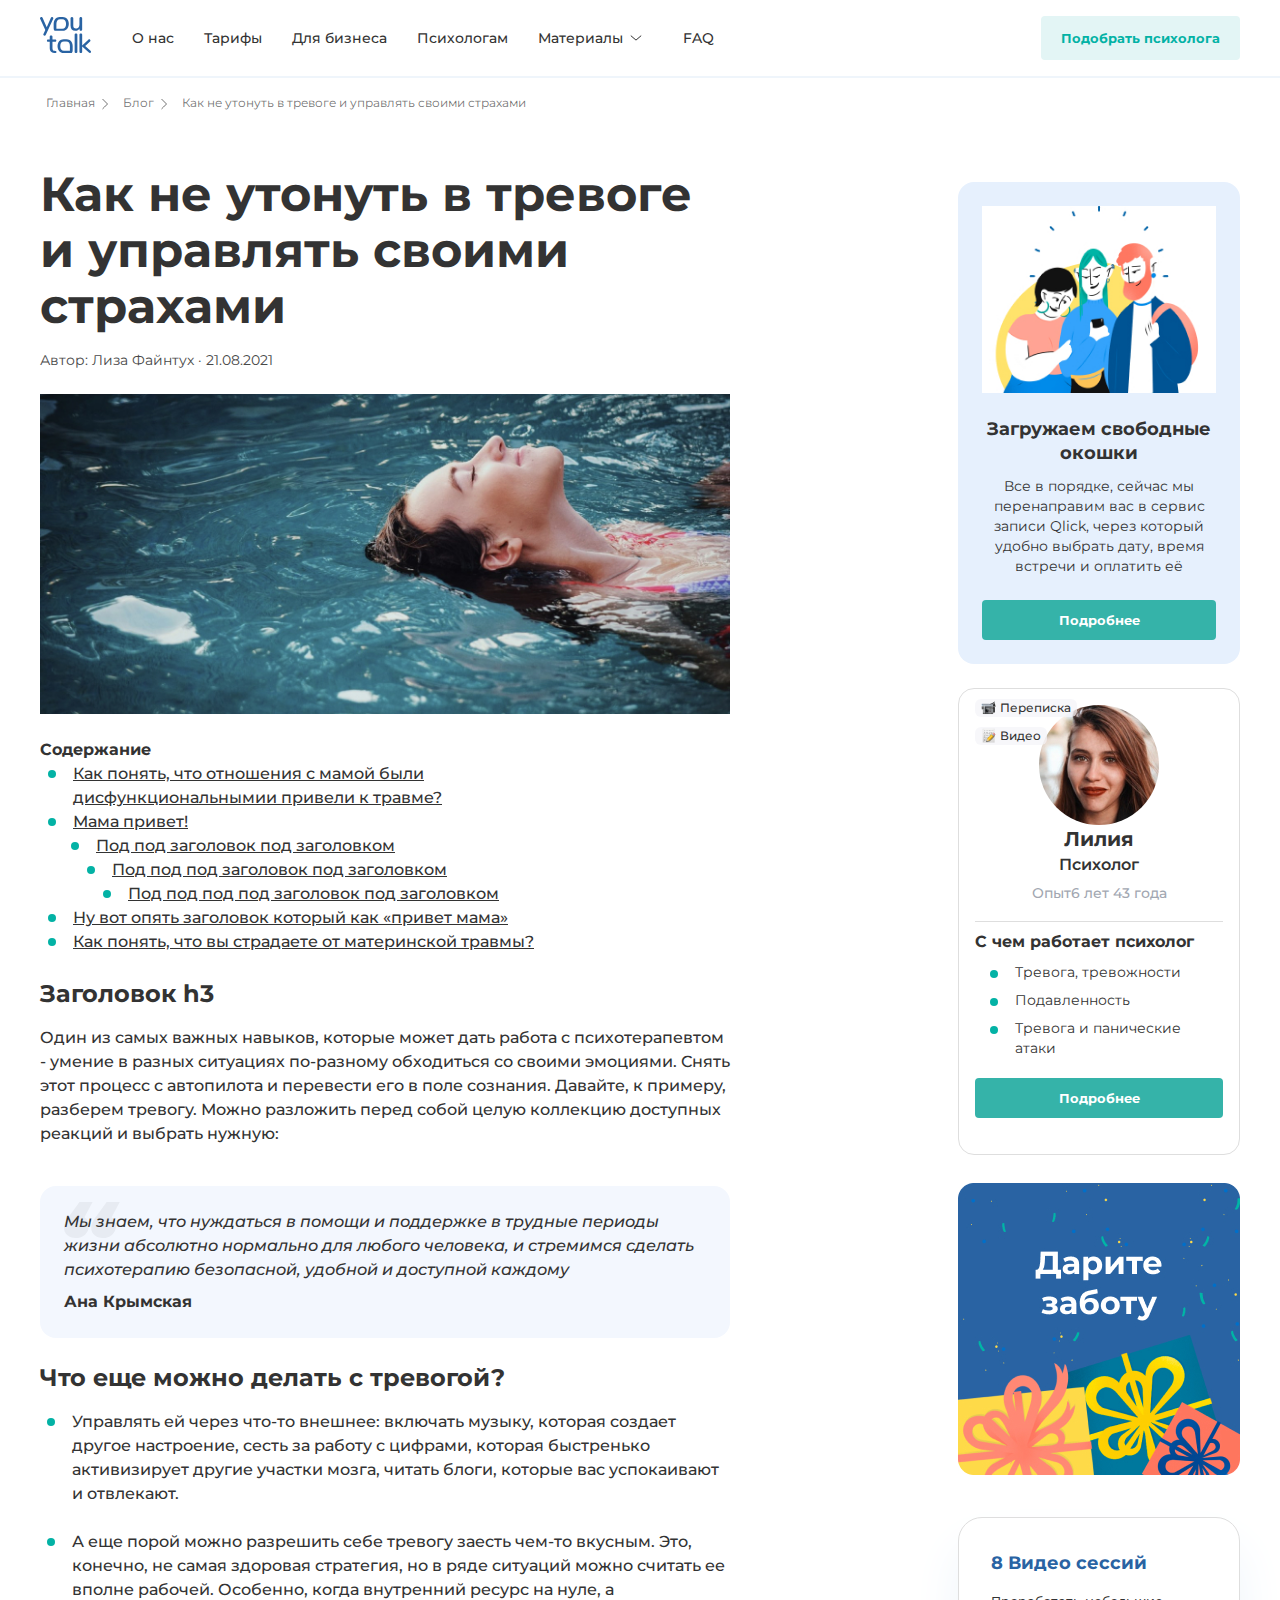
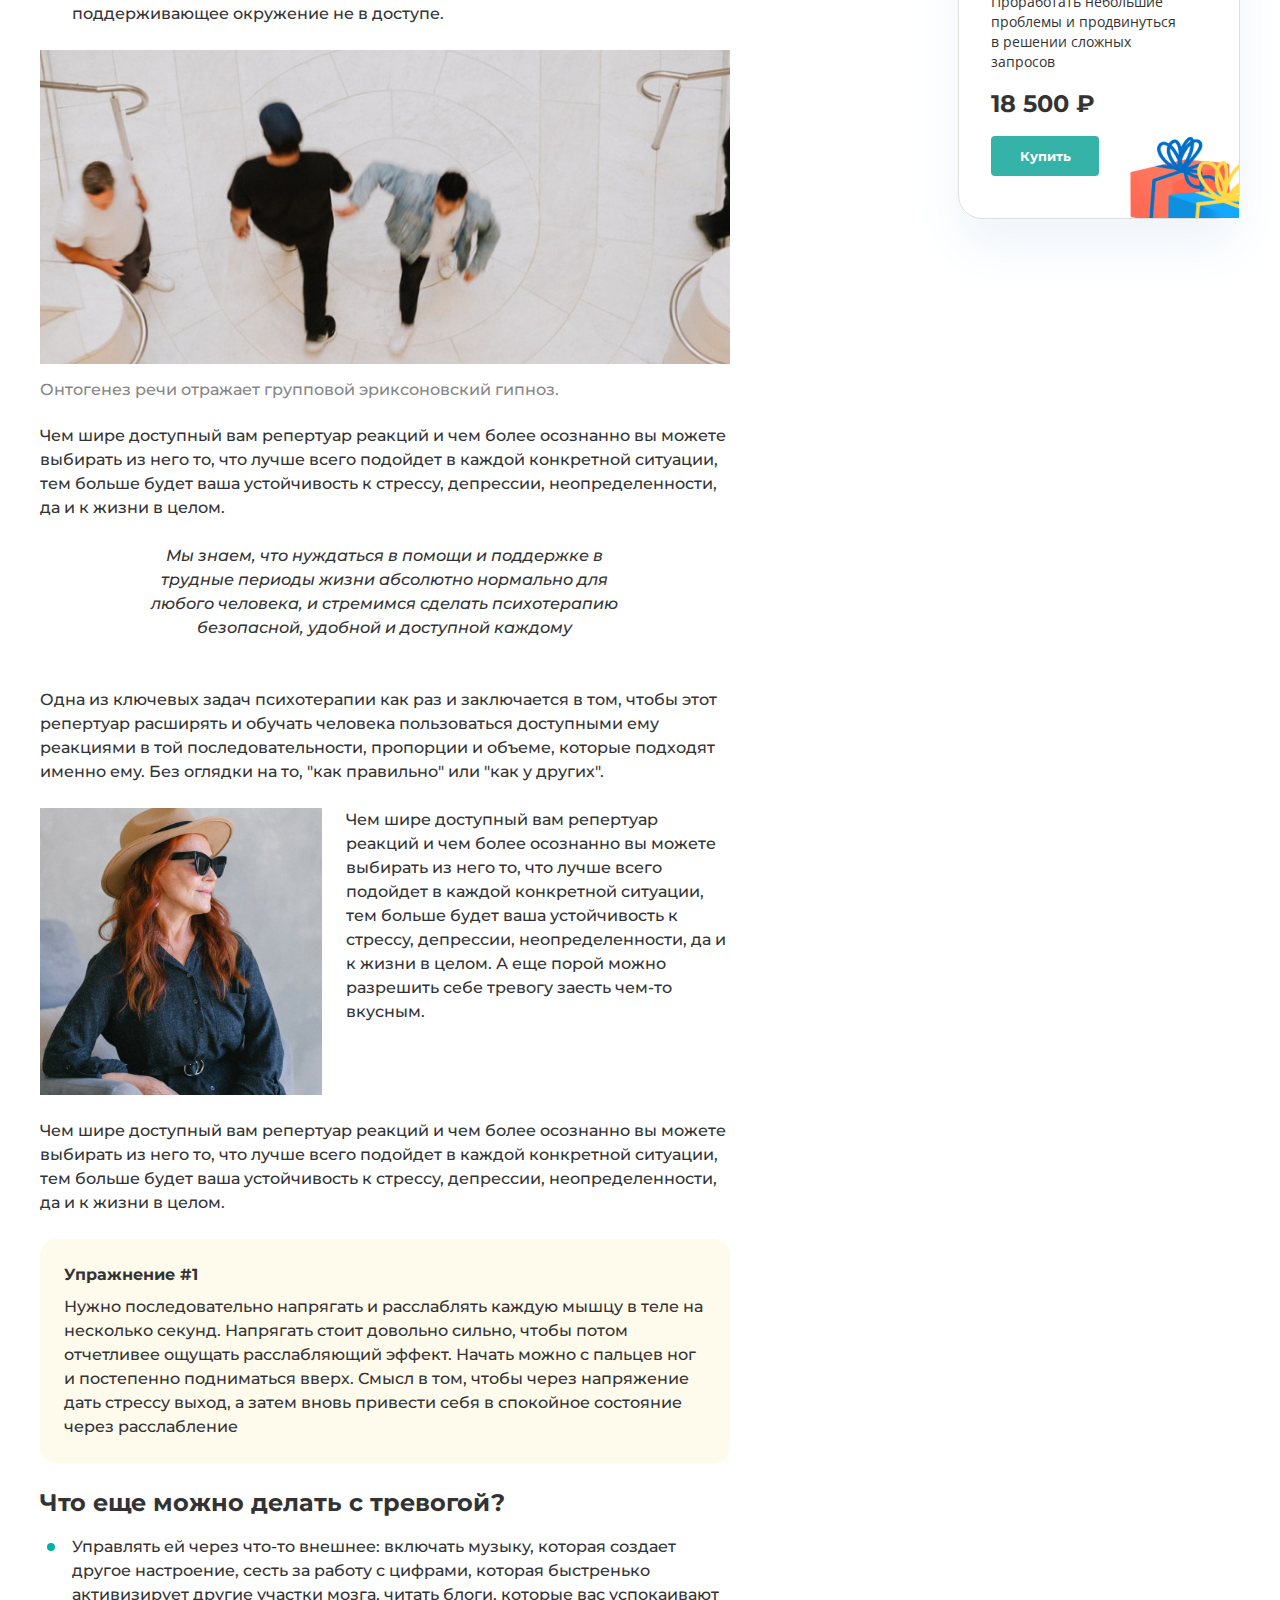
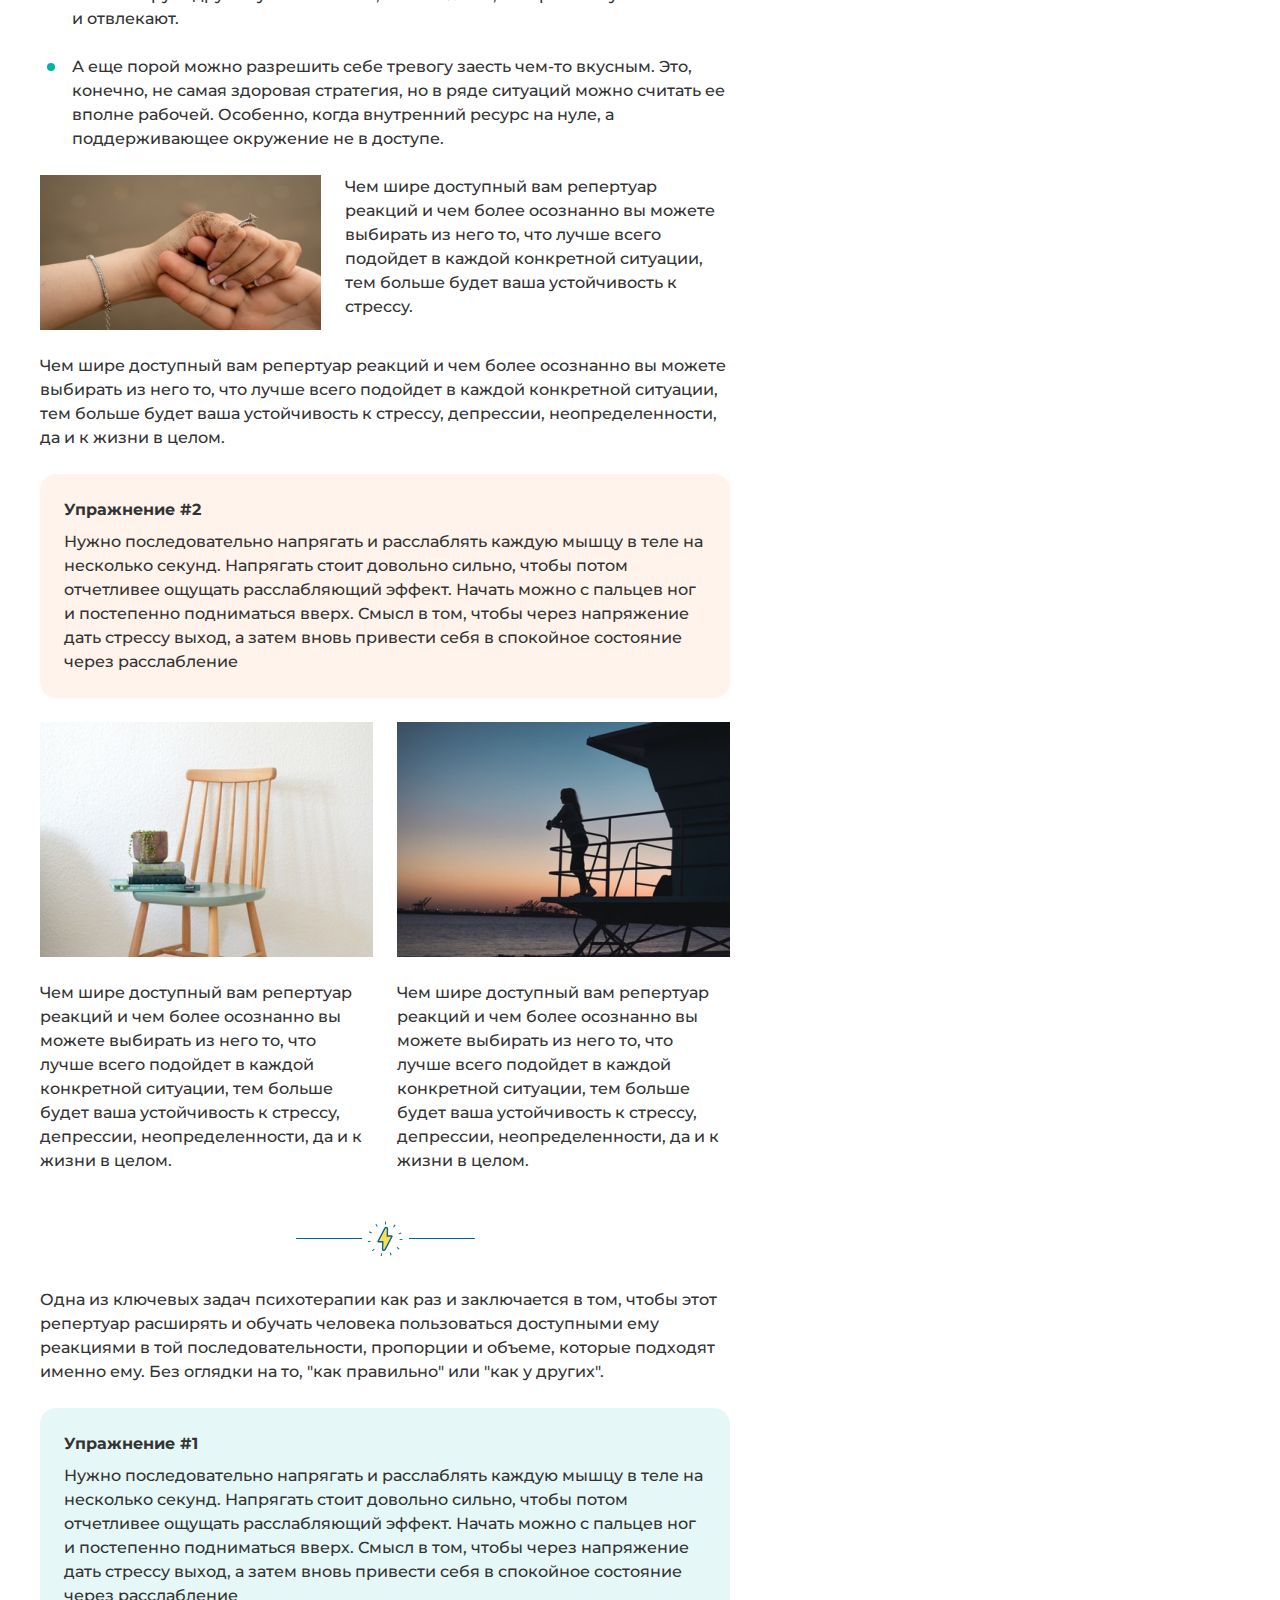
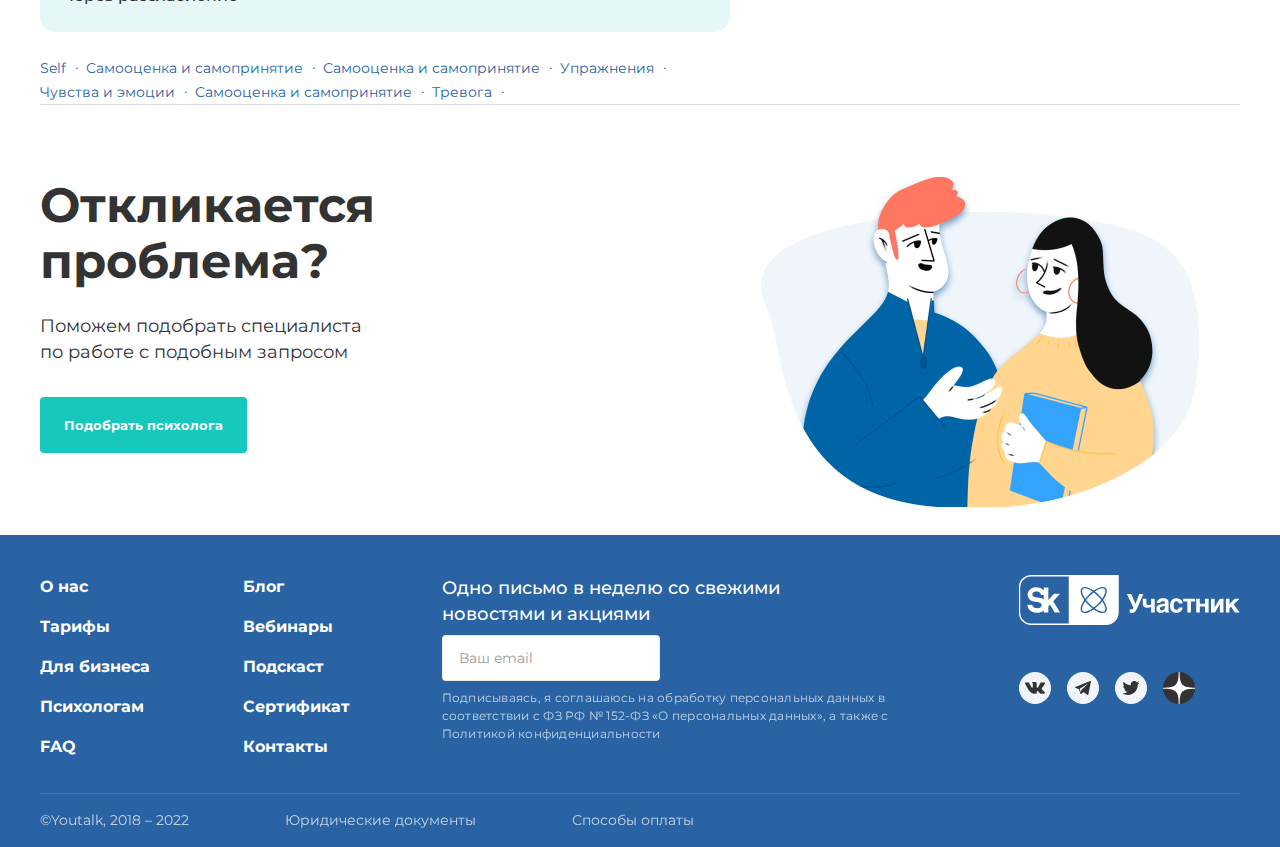
<file: index.html>
<!DOCTYPE html>
<html lang="ru">

<head>
    <meta charset="UTF-8">
    <meta name="viewport" content="width=device-width, initial-scale=1.0">
    <link rel="preconnect" href="https://fonts.googleapis.com">
    <link rel="preconnect" href="https://fonts.gstatic.com" crossorigin>
    <link
        href="https://fonts.googleapis.com/css2?family=Montserrat:ital,wght@0,400;0,500;0,600;0,700;1,400&family=Open+Sans&family=Playpen+Sans:wght@600&display=swap"
        rel="stylesheet">
    <link rel="stylesheet" href="reset.css">
    <link rel="stylesheet" href="style.css">
    <title>you-talk</title>
</head>

<body>

    <header class="header">
        <div class="container">
            <nav class="header__nav">
                <div class="header__logo">
                    <svg xmlns="http://www.w3.org/2000/svg" width="51" height="36" viewBox="0 0 51 36" fill="none">
                        <g clip-path="url(#clip0_4492_1220)">
                            <path
                                d="M13.3302 1.2804C13.3303 1.11943 13.2953 0.960409 13.2279 0.814578C13.1604 0.668747 13.0621 0.539666 12.9398 0.436463C12.6952 0.205117 12.3717 0.0779848 12.0367 0.0815367C11.8038 0.0777518 11.5746 0.140646 11.3756 0.262943C11.1562 0.404074 10.9896 0.614972 10.902 0.862374L6.73786 10.2114L2.56334 0.84397C2.47188 0.611079 2.31107 0.412633 2.10314 0.276053C1.89521 0.139474 1.65042 0.0715042 1.40259 0.0815367C1.04757 0.079776 0.703499 0.205576 0.431833 0.436463C0.296375 0.538044 0.186622 0.670551 0.111538 0.823162C0.036454 0.975774 -0.00183214 1.14416 -0.000193683 1.31458C-0.00164511 1.48194 0.034856 1.64742 0.106512 1.79833L5.31166 12.9772L3.45342 16.9839C3.3752 17.1552 3.3293 17.3398 3.31809 17.5281C3.31575 17.6859 3.35009 17.8421 3.41834 17.9841C3.48659 18.1261 3.58685 18.25 3.71107 18.3458C3.95587 18.5555 4.26716 18.6694 4.58814 18.6665C4.82369 18.6655 5.05368 18.5941 5.24919 18.4614C5.46262 18.3199 5.62866 18.1164 5.72546 17.8778L13.2235 1.79833C13.2944 1.63509 13.3308 1.45867 13.3302 1.2804Z"
                                fill="#2963A3" />
                            <path
                                d="M39.5071 12.5118C39.4991 12.6807 39.5263 12.8493 39.5868 13.0069C39.6473 13.1645 39.7399 13.3075 39.8585 13.4267C39.982 13.5416 40.1267 13.6306 40.2844 13.6888C40.442 13.747 40.6095 13.7732 40.7772 13.7659C41.1428 13.7818 41.5002 13.6536 41.774 13.4083C41.9002 13.2915 42.0001 13.1486 42.067 12.9894C42.1339 12.8302 42.1662 12.6584 42.1618 12.4855V1.3908C42.1708 1.21084 42.1431 1.03093 42.0804 0.862232C42.0178 0.693535 41.9214 0.539656 41.7974 0.410152C41.5163 0.179307 41.1644 0.0543847 40.8022 0.0567829C40.4399 0.0591811 40.0897 0.188751 39.8116 0.423298C39.6856 0.549219 39.587 0.700291 39.522 0.866874C39.457 1.03346 39.4271 1.21189 39.4343 1.3908V7.79787C39.4343 8.94064 39.115 9.85819 38.4765 10.5505C38.1492 10.8971 37.7523 11.1689 37.3123 11.3476C36.8724 11.5262 36.3997 11.6077 35.926 11.5864C35.029 11.5864 34.3636 11.3322 33.9298 10.8239C33.4961 10.3157 33.28 9.52693 33.2818 8.45777V1.3908C33.2908 1.21084 33.2631 1.03093 33.2005 0.862232C33.1378 0.693535 33.0414 0.539656 32.9174 0.410152C32.7839 0.287248 32.6274 0.192539 32.4571 0.131589C32.2868 0.0706386 32.1062 0.0446762 31.9258 0.0552264C31.7423 0.044194 31.5584 0.0698661 31.3846 0.130771C31.2109 0.191677 31.0508 0.286617 30.9134 0.410152C30.7882 0.538814 30.6911 0.692558 30.6284 0.861466C30.5656 1.03037 30.5386 1.2107 30.5491 1.3908V8.48932C30.5491 12.0508 32.1505 13.8316 35.3534 13.8316C36.2042 13.8433 37.0441 13.6371 37.7946 13.2322C38.523 12.833 39.1186 12.2258 39.5071 11.4865V12.5118Z"
                                fill="#2963A3" />
                            <path
                                d="M15.3551 33.8917L14.5977 33.8364C13.8794 33.7821 13.3442 33.5551 12.992 33.1555C12.6432 32.7559 12.4714 32.1275 12.4714 31.2731V24.6767H15.1339C15.4483 24.7007 15.7604 24.6071 16.0109 24.4138C16.1171 24.3137 16.2 24.191 16.2536 24.0546C16.3071 23.9182 16.33 23.7715 16.3207 23.6251C16.329 23.4788 16.3055 23.3324 16.2521 23.1962C16.1986 23.0599 16.1163 22.9371 16.0109 22.8364C15.7647 22.6328 15.4515 22.5305 15.1339 22.5498H12.461V19.7419C12.4712 19.5607 12.4427 19.3794 12.3776 19.2103C12.3125 19.0411 12.2123 18.888 12.0837 18.7613C11.8092 18.5154 11.4508 18.3871 11.0843 18.4037C10.9052 18.3942 10.7261 18.4207 10.5572 18.4817C10.3883 18.5426 10.2331 18.6367 10.1005 18.7587C9.97531 18.8873 9.8782 19.0411 9.81544 19.21C9.75268 19.3789 9.72567 19.5592 9.73614 19.7393V22.5498H8.11734C7.79965 22.5299 7.48629 22.6323 7.24028 22.8364C7.13405 22.9366 7.05098 23.0592 6.997 23.1955C6.94302 23.3319 6.91945 23.4785 6.92797 23.6251C6.92797 24.3262 7.32443 24.6767 8.11734 24.6767H9.73614V31.0838C9.73614 32.6271 10.0953 33.797 10.8162 34.5857C11.5371 35.3745 12.6224 35.8267 14.0798 35.9371L14.8086 35.9897C15.2321 36.0514 15.6639 35.9701 16.037 35.7583C16.1722 35.6685 16.282 35.5447 16.3555 35.399C16.4289 35.2533 16.4636 35.0908 16.456 34.9275C16.4634 34.7955 16.4441 34.6633 16.3994 34.539C16.3547 34.4147 16.2854 34.3009 16.1957 34.2045C15.959 34.0065 15.6624 33.8961 15.3551 33.8917Z"
                                fill="#2963A3" />
                            <path
                                d="M36.0118 16.4976C35.6534 16.4854 35.3031 16.6071 35.028 16.8394C34.8939 16.9653 34.7892 17.1198 34.7217 17.2917C34.6541 17.4637 34.6254 17.6486 34.6376 17.8332V34.683C34.6246 34.8657 34.6529 35.0489 34.7206 35.2189C34.7882 35.3888 34.8934 35.5409 35.028 35.6636C35.3067 35.8877 35.6558 36.0034 36.0118 35.9896C36.3648 36.0049 36.7111 35.8889 36.9851 35.6636C37.1159 35.5385 37.2176 35.3857 37.2828 35.2161C37.3481 35.0465 37.3753 34.8644 37.3625 34.683V17.8332C37.3745 17.6498 37.347 17.466 37.2819 17.2944C37.2167 17.1228 37.1155 16.9676 36.9851 16.8394C36.7147 16.606 36.3672 16.484 36.0118 16.4976Z"
                                fill="#2963A3" />
                            <path
                                d="M50.5131 33.6997L45.2247 28.9831L50.0291 24.54C50.1683 24.4229 50.2814 24.2773 50.3608 24.1128C50.4402 23.9482 50.4841 23.7686 50.4897 23.5856C50.4811 23.2483 50.3445 22.9273 50.1081 22.689C49.8716 22.4506 49.5536 22.3133 49.2197 22.3053C48.8832 22.327 48.5664 22.473 48.3296 22.7154L42.1771 28.5204V17.8332C42.1897 17.6498 42.1624 17.4658 42.0972 17.2941C42.032 17.1225 41.9305 16.9673 41.7997 16.8394C41.5303 16.606 41.1836 16.4839 40.829 16.4976C40.4698 16.4853 40.1186 16.6069 39.8426 16.8394C39.7085 16.9653 39.6038 17.1198 39.5363 17.2918C39.4687 17.4637 39.44 17.6487 39.4522 17.8332V34.6593C39.44 34.8443 39.4687 35.0296 39.5362 35.202C39.6037 35.3743 39.7084 35.5293 39.8426 35.6557C40.119 35.8873 40.4701 36.008 40.829 35.9949C41.1833 36.0094 41.53 35.8882 41.7997 35.6557C41.9306 35.5273 42.0321 35.3717 42.0973 35.1996C42.1624 35.0275 42.1897 34.8431 42.1771 34.6593V29.6115L48.8969 35.6084C49.1412 35.8532 49.4716 35.9903 49.8156 35.9896C49.9738 35.9905 50.1303 35.9568 50.2745 35.891C50.4187 35.8253 50.5471 35.7289 50.6511 35.6084C50.8844 35.3667 51.0135 35.0416 51.0102 34.704C51.0095 34.5092 50.9643 34.3173 50.8781 34.1431C50.7918 33.9689 50.667 33.8171 50.5131 33.6997Z"
                                fill="#2963A3" />
                            <path
                                d="M15.3343 13.8212H22.33C23.5218 13.8473 24.6994 13.5563 25.7446 12.9773C26.719 12.417 27.5076 11.5782 28.0114 10.5664C28.5603 9.4342 28.8325 8.18555 28.8052 6.92515C28.8357 5.65685 28.5634 4.39979 28.0114 3.26021C27.5092 2.24593 26.7203 1.40505 25.7446 0.844087C24.6994 0.265099 23.5218 -0.0259512 22.33 0.000152312H20.1204C18.9295 -0.0259836 17.7527 0.265083 16.7085 0.844087C15.7316 1.40353 14.9423 2.24482 14.4416 3.26021C13.8888 4.39956 13.6156 5.65664 13.6452 6.92515V10.7794C13.6452 13.001 14.2074 13.8212 15.3343 13.8212ZM17.3695 3.41796C18.0184 2.61171 18.9354 2.20858 20.1204 2.20858H22.33C23.5168 2.20858 24.4346 2.61346 25.0835 3.42322C25.7325 4.23297 26.056 5.40028 26.0543 6.92515C26.0543 8.4693 25.7351 9.64099 25.0966 10.4402C24.4581 11.2395 23.5359 11.64 22.33 11.6417H16.43C16.43 11.6417 16.3962 8.46842 16.3962 6.92515C16.3962 5.38188 16.7215 4.23034 17.3695 3.41796Z"
                                fill="#2963A3" />
                            <path
                                d="M29.6094 23.023C28.5657 22.4423 27.3887 22.1502 26.1974 22.1764H23.9878C22.7959 22.1515 21.6184 22.4434 20.5733 23.023C19.5977 23.5829 18.8087 24.4229 18.3064 25.4365C17.7604 26.5777 17.4927 27.8343 17.5257 29.1014C17.4952 30.3607 17.7629 31.609 18.3064 32.7427C18.8095 33.755 19.5983 34.594 20.5733 35.1536C21.6186 35.7322 22.7961 36.0232 23.9878 35.9975H30.9836C32.1131 35.9975 32.6726 35.1772 32.6726 32.9478V29.1014C32.7029 27.8328 32.4297 26.5756 31.8762 25.4365C31.3756 24.4218 30.5862 23.5813 29.6094 23.023ZM29.8879 33.818H23.9878C22.7855 33.818 21.8633 33.4184 21.2213 32.6191C20.5793 31.8199 20.261 30.6473 20.2662 29.1014C20.2662 27.5731 20.5898 26.4057 21.2369 25.5995C21.8841 24.7932 22.8011 24.3884 23.9878 24.3849H26.1974C27.3842 24.3849 28.302 24.7897 28.951 25.5995C29.5999 26.4092 29.9261 27.5766 29.9295 29.1014C29.9295 30.6447 29.8879 33.818 29.8879 33.818Z"
                                fill="#2963A3" />
                        </g>
                        <defs>
                            <clipPath id="clip0_4492_1220">
                                <rect width="51" height="36" fill="white" />
                            </clipPath>
                        </defs>
                    </svg>
                </div>
                <ul class="header__list">
                    <li class="header__item"><a href="#" class="heder__link">O нас</a></li>
                    <li class="header__item"><a href="#" class="heder__link">Тарифы</a></li>
                    <li class="header__item"><a href="#" class="heder__link">Для бизнеса</a></li>
                    <li class="header__item"><a href="#" class="heder__link">Психологам</a></li>
                    <li class="header__item"><a href="#" class="heder__link activ">Материалы</a></li>
                    <li class="header__item"><a href="#" class="heder__link">FAQ</a></li>
                </ul>
                <button class="header__btn" type="button">Подобрать психолога</button>
                <div class="burger-menu">
                    <svg xmlns="http://www.w3.org/2000/svg" width="18" height="14" viewBox="0 0 18 14" fill="none">
                        <path
                            d="M0 1C0 0.447715 0.447715 0 1 0H17C17.5523 0 18 0.447715 18 1C18 1.55228 17.5523 2 17 2H1C0.447716 2 0 1.55228 0 1ZM0 7C0 6.44772 0.447715 6 1 6H17C17.5523 6 18 6.44772 18 7C18 7.55228 17.5523 8 17 8H1C0.447716 8 0 7.55228 0 7ZM0 13C0 12.4477 0.447715 12 1 12H17C17.5523 12 18 12.4477 18 13C18 13.5523 17.5523 14 17 14H1C0.447716 14 0 13.5523 0 13Z"
                            fill="#03B2A5" />
                    </svg>
                </div>
            </nav>
        </div>
    </header>
    <main class="main">
        <div class="container">
            <div class="bread-crumbs">
                <ul class="bread-crumbs__list">
                    <li class="bread-crumbs__item-activ">Главная</li>
                    <li class="bread-crumbs__item-activ">Блог</li>
                    <li class="bread-crumbs__item">Как не утонуть в тревоге и управлять своими страхами</li>
                </ul>
            </div>
            <div class="wrapper__flex">
                <div class="section__wrapper">
                    <section class="hero">
                        <h1 class="hero__title">
                            Как не утонуть в тревоге и управлять своими страхами
                        </h1>
                        <div class="hero__autor">
                            Автор: Лиза Файнтух
                            ·
                            21.08.2021
                        </div>
                        <img class="hero__img" src="images/img/hero-img.jpg" alt="picture">
                        <div class="hero__descr">
                            <div class="descr__title">
                                Содержание
                            </div>
                            <ul class="descr__list">
                                <li class="descr__item">
                                    Как понять, что отношения с мамой были дисфункциональнымии привели к травме?
                                </li>
                                <li class="descr__item">
                                    Мама привет!
                                </li>
                                <li class="descr__item item-text-1">
                                    Под под заголовок под заголовком
                                </li>
                                <li class="descr__item item-text-2">
                                    Под под под заголовок под заголовком
                                </li>
                                <li class="descr__item item-text-3">
                                    Под под под под заголовок под заголовком
                                </li>
                                <li class="descr__item">
                                    Ну вот опять заголовок который как «привет мама»
                                </li>
                                <li class="descr__item">
                                    Как понять, что вы страдаете от материнской травмы?
                                </li>
                            </ul>
                        </div>
                    </section>
                    <section class="top">
                        <h3 class="top__title">Заголовок h3</h3>
                        <p class="top__text">
                            Один из самых важных навыков, которые может дать работа с психотерапевтом - умение в разных
                            ситуациях по-разному обходиться со своими эмоциями. Снять этот процесс с автопилота и
                            перевести
                            его
                            в поле сознания.

                            Давайте, к примеру, разберем тревогу. Можно разложить перед собой целую коллекцию доступных
                            реакций
                            и выбрать нужную:
                        </p>

                        <div class="top__quote">
                            <p class="top__quote-text">
                                Мы знаем, что нуждаться в помощи и поддержке в трудные периоды жизни абсолютно нормально
                                для
                                любого человека, и стремимся сделать психотерапию безопасной, удобной и доступной
                                каждому
                            </p>
                            <p class="top__author">Ана Крымская</p>
                        </div>
                    </section>
                    <section class="what-else">
                        <h3 class="what-else__title">
                            Что еще можно делать с тревогой?
                        </h3>
                        <ul class="what-else__list">
                            <li class="what-else__item">
                                Управлять ей через что-то внешнее: включать музыку, которая создает другое настроение,
                                сесть
                                за работу с цифрами, которая быстренько активизирует другие участки мозга, читать блоги,
                                которые вас успокаивают и отвлекают.
                            </li>
                            <li class="what-else__item">
                                А еще порой можно разрешить себе тревогу заесть чем-то вкусным. Это, конечно, не самая
                                здоровая стратегия, но в ряде ситуаций можно считать ее вполне рабочей. Особенно, когда
                                внутренний ресурс на нуле, а поддерживающее окружение не в доступе.
                            </li>
                        </ul>
                        <img class="what-else__img" src="images/img/card-1.jpg" alt="camera-photo">
                        <p class="what-else__img-text">
                            Онтогенез речи отражает групповой эриксоновский гипноз.
                        </p>
                        <div class="what-else__items">
                            <p class="what-else__item1">
                                Чем шире доступный вам репертуар реакций и чем более осознанно вы можете выбирать из
                                него
                                то, что лучше всего подойдет в каждой конкретной ситуации, тем больше будет ваша
                                устойчивость к стрессу, депрессии, неопределенности, да и к жизни в целом.
                            </p>
                            <p class="what-else__item2">
                                Мы знаем, что нуждаться в помощи и поддержке в трудные периоды жизни абсолютно нормально
                                для
                                любого человека, и стремимся сделать психотерапию безопасной, удобной и доступной
                                каждому
                            </p>
                            <p class="what-else__item3">
                                Одна из ключевых задач психотерапии как раз и заключается в том, чтобы этот репертуар
                                расширять и обучать человека пользоваться доступными ему реакциями в той
                                последовательности,
                                пропорции и объеме, которые подходят именно ему. Без оглядки на то, "как правильно" или
                                "как
                                у других".
                            </p>
                            <div class="what-else__item4">
                                <img class="what-else__item4-img" src="images/img/photo-4.jpg" alt="photo-item">
                                <p class="what-else__item4-info">
                                    Чем шире доступный вам репертуар реакций и чем более осознанно вы можете выбирать из
                                    него то, что лучше всего подойдет в каждой конкретной ситуации, тем больше будет
                                    ваша
                                    устойчивость к стрессу, депрессии, неопределенности, да и к жизни в целом.
                                    А еще порой можно разрешить себе тревогу заесть чем-то вкусным.
                                </p>
                            </div>
                            <div class="what-else__item5">
                                Чем шире доступный вам репертуар реакций и чем более осознанно вы можете выбирать из
                                него
                                то, что лучше всего подойдет в каждой конкретной ситуации, тем больше будет ваша
                                устойчивость к стрессу, депрессии, неопределенности, да и к жизни в целом.
                            </div>
                            <div class="what-else__item6 execise-1">
                                <h5 class="item6__title">Упражнение #1</h5>
                                <p class="item6__text">
                                    Нужно последовательно напрягать и расслаблять каждую мышцу в теле на несколько
                                    секунд.
                                    Напрягать стоит довольно сильно, чтобы потом отчетливее ощущать расслабляющий
                                    эффект.
                                    Начать можно с пальцев ног и постепенно подниматься вверх. Смысл в том, чтобы через
                                    напряжение дать стрессу выход, а затем вновь привести себя в спокойное состояние
                                    через
                                    расслабление
                                </p>
                            </div>
                        </div>
                        <h3 class="what-else__title">
                            Что еще можно делать с тревогой?
                        </h3>
                        <ul class="what-else__list">
                            <li class="what-else__item">
                                Управлять ей через что-то внешнее: включать музыку, которая создает другое настроение,
                                сесть
                                за работу с цифрами, которая быстренько активизирует другие участки мозга, читать блоги,
                                которые вас успокаивают и отвлекают.
                            </li>
                            <li class="what-else__item">
                                А еще порой можно разрешить себе тревогу заесть чем-то вкусным. Это, конечно, не самая
                                здоровая стратегия, но в ряде ситуаций можно считать ее вполне рабочей. Особенно, когда
                                внутренний ресурс на нуле, а поддерживающее окружение не в доступе.
                            </li>
                        </ul>
                        <div class="what-else__item7">
                            <img class="what-else__item7-img" src="images/img/photo-item-7.jpg" alt="photo-item7">
                            <div class="what-else__item7-info">
                                Чем шире доступный вам репертуар реакций и чем более осознанно вы можете выбирать из
                                него
                                то, что лучше всего подойдет в каждой конкретной ситуации, тем больше будет ваша
                                устойчивость к стрессу.
                            </div>
                        </div>
                        <div class="what-else__item8">
                            Чем шире доступный вам репертуар реакций и чем более осознанно вы можете выбирать из него
                            то,
                            что лучше всего подойдет в каждой конкретной ситуации, тем больше будет ваша устойчивость к
                            стрессу, депрессии, неопределенности, да и к жизни в целом.
                        </div>
                        <div class="what-else__item9 execise-2">
                            <h5 class="item6__title">Упражнение #2</h5>
                            <p class="item6__text">
                                Нужно последовательно напрягать и расслаблять каждую мышцу в теле на несколько секунд.
                                Напрягать стоит довольно сильно, чтобы потом отчетливее ощущать расслабляющий эффект.
                                Начать
                                можно с пальцев ног и постепенно подниматься вверх. Смысл в том, чтобы через напряжение
                                дать
                                стрессу выход, а затем вновь привести себя в спокойное состояние через расслабление
                            </p>
                        </div>
                        <div class="what-else__flex">
                            <div class="what-else__item10">
                                <img class="what-else__item10-img" src="images/img/photo-img10.jpg" alt="picture">
                                <div class="what-else__item10-text">
                                    Чем шире доступный вам репертуар реакций и чем более осознанно вы можете выбирать из
                                    него то, что лучше всего подойдет в каждой конкретной ситуации, тем больше будет
                                    ваша устойчивость к стрессу, депрессии, неопределенности, да и к жизни в целом.
                                </div>
                            </div>
                            <div class="what-else__item11">
                                <img class="what-else__item10-img" src="images/img/photo-img11.jpg" alt="picture">
                                <div class="what-else__item11-text">
                                    Чем шире доступный вам репертуар реакций и чем более осознанно вы можете выбирать из
                                    него то, что лучше всего подойдет в каждой конкретной ситуации, тем больше будет
                                    ваша устойчивость к стрессу, депрессии, неопределенности, да и к жизни в целом.
                                </div>
                            </div>
                        </div>
                        <div class="what-else__item11">

                        </div>
                        <svg class="svg" xmlns="http://www.w3.org/2000/svg" width="179" height="36" viewBox="0 0 179 36"
                            fill="none">
                            <line x1="112.875" y1="17.5" x2="178.875" y2="17.5" stroke="#0063A8" />
                            <line x1="0.125" y1="17.5" x2="66.125" y2="17.5" stroke="#0063A8" />
                            <circle cx="89" cy="18" r="16" stroke="#0063A8" stroke-width="2.76396"
                                stroke-dasharray="0.98 8.39" />
                            <mask id="path-4-inside-1_4492_1161" fill="white">
                                <path fill-rule="evenodd" clip-rule="evenodd"
                                    d="M88.3889 6.81244L81.4831 19.9672C81.1336 20.6331 81.6165 21.4321 82.3685 21.4321H86.0514L85.8715 27.9452C85.813 30.0634 88.6566 30.8062 89.6415 28.9301L96.5473 15.7753C96.8969 15.1094 96.414 14.3105 95.6619 14.3105H91.979L92.159 7.7973C92.2175 5.67913 89.3738 4.93628 88.3889 6.81244Z" />
                            </mask>
                            <path fill-rule="evenodd" clip-rule="evenodd"
                                d="M88.3889 6.81244L81.4831 19.9672C81.1336 20.6331 81.6165 21.4321 82.3685 21.4321H86.0514L85.8715 27.9452C85.813 30.0634 88.6566 30.8062 89.6415 28.9301L96.5473 15.7753C96.8969 15.1094 96.414 14.3105 95.6619 14.3105H91.979L92.159 7.7973C92.2175 5.67913 89.3738 4.93628 88.3889 6.81244Z"
                                fill="#FFDF4E" />
                            <path
                                d="M81.4831 19.9672L82.712 20.6123H82.712L81.4831 19.9672ZM88.3889 6.81244L89.6177 7.45753V7.45753L88.3889 6.81244ZM86.0514 21.4321L87.4388 21.4704L87.4782 20.0442H86.0514V21.4321ZM85.8715 27.9452L84.4842 27.9069L85.8715 27.9452ZM89.6415 28.9301L88.4127 28.285L89.6415 28.9301ZM96.5473 15.7753L97.7761 16.4204L96.5473 15.7753ZM91.979 14.3105L90.5917 14.2721L90.5523 15.6983H91.979V14.3105ZM92.159 7.7973L93.5463 7.83563L92.159 7.7973ZM82.712 20.6123L89.6177 7.45753L87.1601 6.16735L80.2543 19.3222L82.712 20.6123ZM82.3685 20.0442C82.6602 20.0442 82.8475 20.3541 82.712 20.6123L80.2543 19.3222C79.4196 20.9122 80.5728 22.8199 82.3685 22.8199V20.0442ZM86.0514 20.0442H82.3685V22.8199H86.0514V20.0442ZM87.2588 27.9835L87.4388 21.4704L84.6641 21.3937L84.4842 27.9069L87.2588 27.9835ZM88.4127 28.285C88.1113 28.8592 87.2409 28.6319 87.2588 27.9835L84.4842 27.9069C84.385 31.4949 89.202 32.7533 90.8704 29.5752L88.4127 28.285ZM95.3185 15.1302L88.4127 28.285L90.8704 29.5752L97.7761 16.4204L95.3185 15.1302ZM95.6619 15.6983C95.3702 15.6983 95.1829 15.3884 95.3185 15.1302L97.7761 16.4204C98.6108 14.8304 97.4577 12.9226 95.6619 12.9226V15.6983ZM91.979 15.6983H95.6619V12.9226H91.979V15.6983ZM90.7716 7.75897L90.5917 14.2721L93.3663 14.3488L93.5463 7.83563L90.7716 7.75897ZM89.6177 7.45753C89.9192 6.8833 90.7896 7.11065 90.7716 7.75897L93.5463 7.83563C93.6454 4.24762 88.8285 2.98925 87.1601 6.16735L89.6177 7.45753Z"
                                fill="#0063A8" mask="url(#path-4-inside-1_4492_1161)" />
                        </svg>
                        <p class="what-else__item12">
                            Одна из ключевых задач психотерапии как раз и заключается в том, чтобы этот репертуар
                            расширять
                            и обучать человека пользоваться доступными ему реакциями в той последовательности, пропорции
                            и
                            объеме, которые подходят именно ему. Без оглядки на то, "как правильно" или "как у других".
                        </p>
                        <div class="what-else__item9 execise-3">
                            <h5 class="item6__title">Упражнение #1</h5>
                            <p class="item6__text">
                                Нужно последовательно напрягать и расслаблять каждую мышцу в теле на несколько секунд.
                                Напрягать стоит довольно сильно, чтобы потом отчетливее ощущать расслабляющий эффект.
                                Начать
                                можно с пальцев ног и постепенно подниматься вверх. Смысл в том, чтобы через напряжение
                                дать
                                стрессу выход, а затем вновь привести себя в спокойное состояние через расслабление
                            </p>
                        </div>
                        <span class="execise-span">Self</span>
                        <span class="execise-span">Самооценка и самопринятие</span>
                        <span class="execise-span">Самооценка и самопринятие</span>
                        <span class="execise-span">Упражнения</span><br>
                        <span class="execise-span">Чувства и эмоции</span>
                        <span class="execise-span">Самооценка и самопринятие</span>
                        <span class="execise-span">Тревога</span>
                    </section>
                </div>
                <aside class="aside">
                    <div class="aside__cards">
                        <div class="item-1">
                            <img class="item-1__img" src="images/img/item-1.jpg" alt="picture">
                            <div class="item-1__title">Загружаем свободные окошки</div>
                            <p class="item-1__text">
                                Все в порядке, сейчас мы перенаправим вас в сервис записи Qlick, через который удобно
                                выбрать дату, время встречи и оплатить её
                            </p>
                            <button class="card-btn" type="button">Подробнее</button>
                        </div>
                        <div class="item-2">
                            <div class="item-2__img-block">
                                <img class="item-2__img" src="images/img/item-2photo.jpg" alt="photo">
                                <div class="item-2__icon icon1">
                                    <img src="images/img/item_2.1icon.png" alt="icon">
                                    <span class="icon">Переписка</span>
                                </div>
                                <div class="item-2__icon icon2">
                                    <img src="images/img/item_2.2icon.png" alt="icon">
                                    <span class="icon">Видео</span>
                                </div>
                            </div>
                            <h4 class="item-2__title">Лилия</h4>
                            <h5 class="item-2__subtitle">Психолог</h5>
                            <div class="item-2__desr">
                                <span class="item-2__span">Опыт6 лет</span>
                                <span class="item-2__span">43 года</span>
                            </div>
                            <div class="item-2__about">
                                <div class="about__title">С чем работает психолог</div>
                                <ul class="about__list">
                                    <li class="about__item">Тревога, тревожности</li>
                                    <li class="about__item">Подавленность</li>
                                    <li class="about__item">Тревога и панические атаки</li>
                                </ul>
                                <button class="card-btn" type="button">Подробнее</button>
                            </div>
                        </div>
                        <div class="item-3">
                            <div class="item-3__img-block">
                                <img class="item-3__img" src="images/img/item__3.jpg" alt="picture">
                            </div>
                        </div>
                        <div class="item-4">
                            <div class="item-4__title">8 Видео сессий</div>
                            <p class="item-4__text">
                                Проработать небольшие проблемы и продвинуться в решении сложных запросов
                            </p>
                            <div class="item-4__price">18 500 ₽ </div>
                            <button class="card-btn item-4__btn" type="button">Купить</button>
                            <div class="item-4__img-block">
                                <img src="images/img/item4-pictures.png" alt="picture">
                            </div>
                        </div>
                    </div>
                </aside>
            </div>
            <section class="question">
                <h3 class="question__title">Откликается
                    проблема?</h3>
                <p class="question__text">
                    Поможем подобрать специалиста по работе с подобным запросом
                </p>
                <button class="question__btn" type="button">Подобрать психолога </button>
            </section>
        </div>
    </main>
    <footer class="footer">
        <div class="container">
            <div class="footer__wrapper">
                <div class="footer-columns__inner">
                    <div class="footer__item-1">
                        <ul class="footer-item__list margin">
                            <li class="footer-item__item">
                                <a href="#" class="footer-item__link">
                                    О нас
                                </a>
                            </li>
                            <li class="footer-item__item">
                                <a href="#" class="footer-item__link">
                                    Тарифы
                                </a>
                            </li>
                            <li class="footer-item__item">
                                <a href="#" class="footer-item__link">
                                    Для бизнеса
                                </a>
                            </li>
                            <li class="footer-item__item">
                                <a href="#" class="footer-item__link">
                                    Психологам
                                </a>
                            </li>
                            <li class="footer-item__item">
                                <a href="#" class="footer-item__link">
                                    FAQ
                                </a>
                            </li>
                        </ul>
                    </div>
                    <div class="footer__item-2">
                        <ul class="footer-item__list">
                            <li class="footer-item__item">
                                <a href="#" class="footer-item__link">
                                    Блог
                                </a>
                            </li>
                            <li class="footer-item__item">
                                <a href="#" class="footer-item__link">
                                    Вебинары
                                </a>
                            </li>
                            <li class="footer-item__item">
                                <a href="#" class="footer-item__link">
                                    Подскаст
                                </a>
                            </li>
                            <li class="footer-item__item">
                                <a href="#" class="footer-item__link">
                                    Сертификат
                                </a>
                            </li>
                            <li class="footer-item__item">
                                <a href="#" class="footer-item__link">
                                    Контакты
                                </a>
                            </li>
                        </ul>
                    </div>
                </div>
                <div class="footer__item-3">
                    <p class="footer__text">
                        Одно письмо в неделю со свежими новостями и акциями
                    </p>
                    <form class="form" action="#">
                        <input id="email" type="email" placeholder="Ваш email" required>

                    </form>
                    <p class="footer__agreement">
                        Подписываясь, я соглашаюсь на обработку персональных данных в соответствии с ФЗ РФ № 152-ФЗ «О
                        персональных данных», а также с Политикой конфиденциальности
                    </p>
                </div>
                <div class="footer__item-4">
                    <div class="footer__logos">
                        <svg xmlns="http://www.w3.org/2000/svg" width="221" height="50" viewBox="0 0 221 50"
                            fill="none">
                            <g clip-path="url(#clip0_23784_503)">
                                <path
                                    d="M83.2307 23.751C86.2668 19.2628 87.1299 15.3838 85.7388 13.9927C85.3022 13.5662 84.6421 13.3428 83.779 13.3428C81.8801 13.3428 79.0775 14.409 75.9805 16.5008C77.2701 17.4959 78.5597 18.623 79.829 19.8923C81.0983 21.1616 82.2355 22.4512 83.2205 23.7408L83.2307 23.751Z"
                                    fill="white" />
                                <path
                                    d="M69.646 19.9023C70.9152 18.633 72.2049 17.4958 73.4945 16.5108C70.3974 14.419 67.5948 13.3528 65.6959 13.3528C64.8429 13.3528 64.1728 13.566 63.7361 14.0027C62.345 15.3938 63.2081 19.2626 66.2442 23.761C67.2394 22.4714 68.3767 21.1818 69.6358 19.9125L69.646 19.9023Z"
                                    fill="white" />
                                <path
                                    d="M82.3354 25C81.3403 23.6698 80.1624 22.2989 78.8017 20.9383C77.441 19.5776 76.0702 18.3997 74.74 17.4045C73.4098 18.3997 72.0389 19.5776 70.6782 20.9383C69.3176 22.2989 68.1397 23.6698 67.1445 25C68.1397 26.3302 69.3176 27.7011 70.6782 29.0617C72.0389 30.4224 73.4098 31.6003 74.74 32.5954C76.0702 31.6003 77.441 30.4224 78.8017 29.0617C80.1624 27.7011 81.3403 26.3302 82.3354 25Z"
                                    fill="white" />
                                <path
                                    d="M66.256 26.249C63.2198 30.7372 62.3567 34.6162 63.7478 36.0073C65.139 37.3985 69.0078 36.5354 73.5062 33.4891C72.2166 32.4939 70.927 31.3567 69.6577 30.0975C68.3884 28.8282 67.2511 27.5386 66.2661 26.249H66.256Z"
                                    fill="white" />
                                <path
                                    d="M52.0269 0H12.2422C5.33723 0 -0.257812 5.59505 -0.257812 12.5V37.5C-0.257812 44.405 5.33723 50 12.2422 50H87.2422C94.1471 50 99.7422 44.405 99.7422 37.5V0H52.0269ZM49.7422 48.5378H12.2422C6.15974 48.5378 1.20441 43.5825 1.20441 37.5V12.5C1.20441 6.41755 6.15974 1.46223 12.2422 1.46223H49.7422V48.5378ZM86.7751 37.0329C86.0541 37.7539 85.0184 38.0991 83.7897 38.0991C81.3628 38.0991 78.1236 36.7689 74.7422 34.3928C71.3608 36.7689 68.1216 38.0991 65.6947 38.0991C64.4558 38.0991 63.4302 37.7539 62.7093 37.0329C60.5667 34.8903 61.7548 30.1076 65.3393 25C61.7548 19.8924 60.5667 15.1097 62.7093 12.9671C64.8519 10.8245 69.6346 12.0126 74.7422 15.5971C79.8498 12.0126 84.6325 10.8245 86.7751 12.9671C88.9177 15.1097 87.7296 19.8924 84.1451 25C87.7296 30.1076 88.9177 34.8903 86.7751 37.0329Z"
                                    fill="white" />
                                <path
                                    d="M79.8407 30.0975C78.5714 31.3668 77.2818 32.5041 75.9922 33.4891C80.4804 36.5252 84.3594 37.3883 85.7505 36.0073C87.1417 34.6162 86.2785 30.7474 83.2424 26.249C82.2473 27.5386 81.11 28.8282 79.8508 30.0975H79.8407Z"
                                    fill="white" />
                                <path
                                    d="M10.2926 15.2113C8.95222 16.8867 8.35312 19.1715 8.76945 21.0297C9.84581 25.8429 14.3137 26.6146 17.5936 27.0411C20.1829 27.3762 22.6606 27.8534 22.5997 30.1585C22.5286 32.5549 19.8275 33.1438 18.0505 33.1438C13.4303 33.1438 13.278 29.732 13.278 29.732H8.3125C8.38358 31.0114 8.76945 33.0728 10.3535 34.8396C12.0798 36.7791 14.6793 37.7539 18.0607 37.7539C20.6602 37.7539 23.0261 36.9111 24.7118 35.4083V37.4696H29.3421V31.5699L30.977 29.7726L35.6582 37.4696H41.0501L34.2365 26.2084L41.0501 18.745H35.0489L29.3421 25.0001V12.5001H24.7118V15.526C24.5595 15.3331 24.397 15.1402 24.2244 14.9472C22.5387 13.1601 20.1119 12.2563 17.0046 12.2563C13.4201 12.2563 11.3791 13.8607 10.2926 15.2113ZM17.0859 16.5923C19.1675 16.5923 21.2491 17.0594 22.0412 19.9533H24.7016V24.3806C21.3811 21.6491 14.1716 23.3652 13.3998 19.9635C12.9937 18.1763 14.7707 16.5923 17.0859 16.5923Z"
                                    fill="white" />
                                <path
                                    d="M111.538 34.3421C111.852 34.4437 112.208 34.4944 112.624 34.4944C113.142 34.4944 113.558 34.3421 113.873 34.0273C114.188 33.7125 114.391 33.2962 114.493 32.8393L107.902 18.8872H112.289L116.513 28.8994L120.22 18.8872H124.393L118.453 32.6362C117.671 34.4538 116.869 35.8043 115.985 36.6573C115.102 37.5407 114.147 37.9774 113.081 37.9774C112.716 37.9774 112.431 37.9774 112.198 37.9266C111.934 37.8961 111.731 37.8454 111.548 37.7946L111.05 37.6423C110.918 37.5915 110.786 37.5407 110.664 37.5103V33.9867C110.898 34.139 111.182 34.271 111.517 34.3523L111.538 34.3421Z"
                                    fill="white" />
                                <path
                                    d="M131.543 32.2707C131.279 32.3519 130.995 32.4027 130.69 32.4737C130.375 32.5245 130.04 32.5753 129.705 32.6058C129.37 32.6565 129.035 32.6565 128.72 32.6565C127.918 32.6565 127.238 32.5753 126.618 32.4534C126.019 32.3011 125.501 32.0879 125.085 31.7833C124.669 31.4685 124.354 31.0521 124.151 30.5343C123.948 30.0367 123.836 29.4173 123.836 28.6963V23.7207H127.41V27.9957C127.41 28.3815 127.461 28.7268 127.563 28.9502C127.644 29.2142 127.796 29.4173 127.999 29.5696C128.202 29.7219 128.436 29.8336 128.751 29.8844C129.065 29.9352 129.421 29.9656 129.837 29.9656C130.457 29.9656 130.924 29.9149 131.289 29.8133C131.655 29.6813 131.939 29.5493 132.142 29.4274V23.7207H135.717V37.5205H132.142V32.0777C131.99 32.1285 131.777 32.2097 131.523 32.2808L131.543 32.2707Z"
                                    fill="white" />
                                <path
                                    d="M149.588 35.7943C149.619 36.0583 149.69 36.2918 149.771 36.4137C149.852 36.5965 149.923 36.698 150.035 36.7793C150.137 36.8605 150.218 36.9113 150.35 36.9316V37.5002H146.38L146.176 36.8503C146.075 36.5863 146.044 36.2817 146.044 35.8857L145.242 36.6879C144.958 36.9214 144.674 37.1245 144.339 37.3073C144.003 37.4901 143.638 37.6424 143.201 37.7439C142.765 37.8455 142.247 37.8962 141.648 37.8962C141.049 37.8962 140.46 37.815 139.932 37.6322C139.414 37.4494 138.977 37.1651 138.581 36.83C138.215 36.4645 137.911 36.0278 137.698 35.4795C137.495 34.9616 137.383 34.3422 137.383 33.6416C137.383 33.0729 137.464 32.555 137.647 32.0575C137.83 31.5599 138.083 31.1537 138.398 30.7882C138.733 30.4226 139.129 30.118 139.586 29.8845C140.053 29.6204 140.571 29.4681 141.17 29.3869L144.674 28.869C144.806 28.8386 144.938 28.8386 145.09 28.7878C145.242 28.7573 145.374 28.7065 145.506 28.605C145.638 28.5238 145.74 28.4222 145.821 28.2902C145.902 28.1379 145.953 27.9551 145.953 27.7216C145.953 27.488 145.902 27.2849 145.852 27.1022C145.77 26.8991 145.648 26.7366 145.486 26.6046C145.303 26.4523 145.1 26.3406 144.816 26.2695C144.531 26.1883 144.166 26.168 143.75 26.168C143.252 26.168 142.897 26.2187 142.612 26.3C142.298 26.4015 142.064 26.564 141.912 26.7163C141.729 26.8991 141.597 27.1022 141.526 27.3154L141.373 28.0668H137.799C137.799 27.9145 137.83 27.681 137.88 27.3662C137.931 27.0819 138.033 26.7468 138.195 26.3812C138.327 26.0461 138.561 25.6806 138.815 25.315C139.079 24.9494 139.414 24.6143 139.881 24.2996C140.297 24.0152 140.845 23.7512 141.465 23.5684C142.084 23.3857 142.815 23.2841 143.699 23.2537C144.917 23.2537 145.933 23.3857 146.705 23.6192C147.456 23.8832 148.055 24.2183 148.492 24.6042C148.908 25.0205 149.192 25.4572 149.345 25.9547C149.477 26.4523 149.548 26.9397 149.548 27.4373V34.7484C149.548 35.1647 149.578 35.4998 149.629 35.7638L149.588 35.7943ZM145.283 31.0725C145.049 31.1741 144.765 31.2756 144.399 31.3365L143.445 31.5193C143.029 31.6005 142.663 31.6716 142.358 31.7833C142.044 31.8849 141.79 32.0169 141.577 32.1692C141.373 32.352 141.211 32.555 141.109 32.7886C141.008 33.0221 140.957 33.3065 140.957 33.672C140.957 33.9563 141.008 34.2204 141.089 34.4234C141.191 34.657 141.323 34.8093 141.505 34.9718C141.658 35.1038 141.841 35.2358 142.054 35.2866C142.287 35.3678 142.521 35.3881 142.785 35.3881C142.917 35.3881 143.1 35.3576 143.303 35.3373C143.506 35.3069 143.719 35.2561 143.973 35.185C144.207 35.0835 144.44 34.9819 144.674 34.8195C144.907 34.6875 145.11 34.4844 145.293 34.2508C145.496 34.0173 145.659 33.7329 145.76 33.3674C145.862 33.0323 145.943 32.6363 145.943 32.1793V30.778C145.74 30.91 145.506 31.0116 145.293 31.0928L145.283 31.0725Z"
                                    fill="white" />
                                <path
                                    d="M159.599 27.6301C159.498 27.3458 159.335 27.1122 159.163 26.9294C158.959 26.7264 158.726 26.5944 158.462 26.4928C158.178 26.4116 157.842 26.3608 157.446 26.3608C156.847 26.3608 156.38 26.4928 156.025 26.7771C155.659 27.0615 155.375 27.3965 155.192 27.8129C154.989 28.2495 154.877 28.7166 154.806 29.2142C154.756 29.7117 154.705 30.1687 154.705 30.6155C154.705 31.0623 154.735 31.5497 154.786 32.0371C154.837 32.555 154.938 32.9916 155.152 33.4079C155.334 33.8242 155.588 34.1898 155.984 34.4437C156.35 34.728 156.837 34.86 157.467 34.86C157.883 34.86 158.249 34.7788 158.553 34.596C158.838 34.4437 159.102 34.2304 159.305 33.9969C159.508 33.7329 159.67 33.479 159.772 33.1947C159.853 32.9307 159.904 32.6768 159.904 32.4433H163.641C163.641 32.6768 163.61 32.9611 163.539 33.3267C163.438 33.7125 163.305 34.0781 163.123 34.4944C162.94 34.8803 162.686 35.2966 162.392 35.713C162.057 36.1293 161.691 36.4948 161.224 36.7995C160.757 37.1346 160.239 37.3986 159.619 37.6017C159 37.8047 158.269 37.9164 157.467 37.9164C156.431 37.9164 155.497 37.7641 154.695 37.4493C153.892 37.1143 153.212 36.6472 152.674 36.0277C152.126 35.4083 151.709 34.6569 151.425 33.7227C151.141 32.819 150.988 31.7731 150.988 30.6155C150.988 29.4579 151.141 28.3815 151.455 27.4778C151.77 26.5944 152.207 25.8226 152.775 25.1931C153.344 24.5736 154.024 24.1065 154.827 23.7918C155.609 23.4567 156.512 23.2942 157.477 23.2942C157.893 23.2942 158.33 23.345 158.797 23.3957C159.234 23.4465 159.68 23.5785 160.117 23.7308C160.554 23.9136 160.97 24.1167 161.386 24.3807C161.772 24.6447 162.138 24.9798 162.473 25.3657C162.788 25.7515 163.041 26.2186 163.255 26.7365C163.458 27.2544 163.59 27.8738 163.641 28.5744H159.904C159.823 28.2089 159.751 27.8738 159.619 27.6199L159.599 27.6301Z"
                                    fill="white" />
                                <path
                                    d="M176.109 23.7106V26.6147H171.935V37.5103H168.361V26.6147H164.188V23.7106H176.119H176.109Z"
                                    fill="white" />
                                <path
                                    d="M186.061 28.6963V23.7207H189.635V37.5205H186.061V31.6106H180.801V37.5205H177.227V23.7207H180.801V28.6963H186.061Z"
                                    fill="white" />
                                <path
                                    d="M195.664 32.2198L200.701 23.7104H204.458V37.5102H200.883V29.1836H200.833L195.959 37.5102H192.039V23.7104H195.613V32.2198H195.664Z"
                                    fill="white" />
                                <path
                                    d="M215.651 23.7106H220.423L214.717 29.4376L220.657 37.5002H215.986L211.944 31.6614L210.492 33.144V37.5002H206.918V23.7004H210.492V28.9401L215.651 23.7004V23.7106Z"
                                    fill="white" />
                            </g>
                            <defs>
                                <clipPath id="clip0_23784_503">
                                    <rect width="221" height="50" fill="white" />
                                </clipPath>
                            </defs>
                        </svg>
                    </div>
                    <div class="footer__social">
                        <div class="social__vk">
                            <a href="#" class="footer__social">
                                <img src="images/img_svg/vk.svg" alt="vk">
                            </a>
                        </div>
                        <div class="social__telegram">
                            <a href="#" class="footer__social">
                                <img src="images/img_svg/telegram.svg" alt="telegram">
                            </a>
                        </div>
                        <div class="social__twitter">
                            <a href="#" class="footer__social">
                                <img src="images/img_svg/twitter.svg" alt="twitter">
                            </a>
                        </div>
                        <div class="social__dzen">
                            <a href="#" class="footer__social">
                                <img src="images/img_svg/dzen.svg" alt="dzen">
                            </a>
                        </div>
                    </div>
                </div>
            </div>
            <div class="footer__bottom">
                <a href="#" class="documents-pay__link">
                    ©Youtalk, 2018 – 2022
                </a>
                <a href="#" class="documents-pay__link">Юридические документы</a>
                <a href="#" class="documents-pay__link">Способы оплаты</a>
            </div>
        </div>
    </footer>








</body>

</html>
</file>
<file: style.css>
body {
    font-family: 'Montserrat', sans-serif;
    font-size: 16px;
    font-style: normal;
    font-weight: 500;
    line-height: 24px;
    /* font-family: 'Open Sans', sans-serif; */
    color: var(--text-primary, #333);
}

.container {
    max-width: 1240px;
    margin: 0 auto;
    padding: 0 20px;
}

.header {
    border-bottom: 2px solid #EFF5FB;
}

.header__nav {
    display: flex;
    justify-content: space-between;
    align-items: center;
    min-height: 76px;
}

.header__list {
    margin-right: 286px;
    display: flex;
    align-items: center;
    gap: 30px;
    font-size: 14px;
    line-height: 114%;
}

.header__item {
    transition: all 0.4s;
    padding: 15px 0 14px;
    position: relative;
}

.header__item::before {
    content: '';
    position: absolute;
    width: 0;
    left: auto;
    right: 0;
    background-color: #1C62CD;
    height: 3px;
    bottom: -2px;
    transition: all .3s;
}

.header__item:hover::before {
    width: 100%;
    right: auto;
    left: 0;
}

.heder__link {
    color: inherit;

}

.activ {
    position: relative;
}

.activ::after {
    content: "";
    position: absolute;
    background-image: url(images/img_svg/header-arrow.svg);
    top: 2px;
    right: -20px;
    width: 14px;
    height: 14px;
}

.header__item:last-child {
    margin-left: 30px;

}

.header__btn {
    padding: 14px 20px;
    color: var(--main-03-b-2-a-5, #03B2A5);
    text-align: center;
    border-radius: 4px;
    background: #E3F5F5;
    font-weight: 700;
}

.burger-menu {
    display: none;
    cursor: pointer;
}

/* ========================== */

.bread-crumbs__list {
    display: flex;
    margin-top: 16px;
    margin-left: 6px;
    color: rgba(51, 51, 51, 0.70);
    font-size: 12px;
    font-style: normal;
    font-weight: 400;
    line-height: 18px;
}

.bread-crumbs__item {
    cursor: pointer;
}

.bread-crumbs__item-activ {
    position: relative;
    margin-right: 28px;
    cursor: pointer;
}

.bread-crumbs__item-activ::after {
    content: '';
    right: -13px;
    top: 4px;
    position: absolute;
    width: 6px;
    height: 12px;
    background-image: url(/images/img_svg/main-arrow-right.svg);
}

.wrapper__flex {
    display: flex;
    justify-content: space-between;
}

.section__wrapper {
    max-width: 690px;
}

.hero__title {
    max-width: 690px;
    margin-top: 54px;
    margin-bottom: 16px;
    font-size: 48px;
    font-weight: 700;
    line-height: 56px;
}

.hero__autor {
    font-size: 14px;
    font-weight: 400;
    line-height: 20px;
    color: #494949;
    margin-bottom: 24px;
}

.hero__img {
    margin-bottom: 24px;
    max-width: 690px;
}

.text-color {
    color: #494949;
}

.descr__title {
    font-weight: 700;
    line-height: 24px;
}

.descr__list {
    margin-bottom: 24px;
}

.descr__item {
    position: relative;
    max-width: 556px;
    margin-left: 33px;
    text-decoration-line: underline;
}

.item-text-1 {
    margin-left: 56px;
}

.item-text-2 {
    margin-left: 72px;
}

.item-text-3 {
    margin-left: 88px;
}

.descr__item::before {
    content: '';
    position: absolute;
    background-image: url(images/img_svg/green-dot.svg);
    width: 24px;
    height: 24px;
    top: 0;
    left: -33px;
}

.top__title {
    font-size: 24px;
    font-weight: 700;
    line-height: 32px;
    margin-bottom: 16px;
}

.top__text {
    max-width: 690px;
    margin-bottom: 40px;
}

.top__quote {
    padding: 24px;
    max-width: 690px;
    border-radius: 16px;
    background: #F3F7FE;
    margin-bottom: 24px;

}

.top__quote-text {
    position: relative;
    font-style: italic;
    margin-bottom: 8px;
}

.top__quote-text::after {
    content: '';
    position: absolute;
    background-image: url(images/img_svg/quote.svg);
    width: 56px;
    height: 36px;
    top: -8px;
    left: 0;
}

.top__author {
    font-weight: 700;
}

.what-else__title {
    font-size: 24px;
    font-weight: 700;
    line-height: 32px;
    margin-bottom: 16px;
}

.what-else__list {
    margin-bottom: 16px;
}

.what-else__item {
    position: relative;
    margin-bottom: 24px;
    margin-left: 32px;
}

.what-else__item::before {
    content: '';
    position: absolute;
    background-image: url(images/img_svg/green-dot.svg);
    width: 24px;
    height: 24px;
    top: 0;
    left: -33px;
}



.what-else__img {
    max-width: 690px;
    margin-bottom: 16px;
}

.what-else__img-text {
    color: #868686;
    line-height: 130%;
    margin-bottom: 24px;
}



.what-else__item1
{
    margin-bottom: 24px;
}

.what-else__item2 {
    position: relative;
    max-width: 485px;
    text-align: center;
    font-style: italic;
    margin-bottom: 48px;
    margin-left: 102px;
    
}

.what-else__item2::after {
    content: '';
    position: absolute;
    width: 240px;
    height: 168px;
    top: -36px;
    left: 100px;
    background-image: url(images/img_svg/background.svg);
    background: transparent;
}
.what-else__item3{
    margin-bottom: 24px;
}

.what-else__item4 {
    display: flex;
    gap: 24px;
    margin-bottom: 24px;
}

.what-else__item4-img  {
    max-width: 282px;
}

.what-else__item5 {
    margin-bottom: 24px;
}

.execise-1,
.execise-2,
.execise-3 {
    padding: 24px;
    border-radius: 16px;
    margin-bottom: 24px;
}

.execise-1 {
    background: #FEFAEC;
}

.execise-2 {
    background: var(--status-orange-white, #FFF3EB);
}

.execise-3 {
    background: rgba(3, 178, 165, 0.1);
}

.item6__title {
    font-weight: 700;
    margin-bottom: 8px;
}

.what-else__item7 {
    display: flex;
    gap: 24px;
    margin-bottom: 24px;
}

.what-else__item7-info {
    max-width: 386px;
}

.what-else__item7-img {
    max-width: 281px;
}

.what-else__item8 {
    margin-bottom: 24px;
}
.what-else__flex{
    display: flex;
    gap: 24px;
}

.what-else__item10,
.what-else__item11{
    display: flex;
    flex-direction: column;
    gap: 24px;
    margin-bottom: 24px;
}

.item10__img {
    max-width: 333px;
}

.svg {
    margin-left: 256px;
    margin-bottom: 24px;
}

.what-else__item12 {
    margin-bottom: 24px;
}

.execise-span {
    position: relative;
    color: #2963A3;
    font-size: 14px;
    font-weight: 400;
    line-height: 20px;
    margin-right: 16px;
}

.execise-span::after {
    position: absolute;
    content: '·';
    right: -13px;
    top: -2px;
}
/* ==================== */

.aside{
    max-width: 282px;
}
.item-1 {
    
    border-radius: 16px;
    background: #E6F0FD;
    padding: 24px;
    margin-top: 70px;
    margin-bottom: 24px;
}

.item-1__img {
    margin-bottom: 24px;
    width: 100%;
}

.item-1__title {
    text-align: center;
    font-size: 18px;
    font-weight: 700;
    margin-bottom: 11px;
}

.item-1__text {
    font-size: 14px;
    font-weight: 400;
    line-height: 20px;
    margin-bottom: 24px;
    text-align: center;
    width: 100%;
}

.card-btn {
    width: 100%;
    padding: 12px 16px;
    border-radius: 4px;
    background: var(--primary-400, #35B3A9);
    color: #ffffff;
    font-weight: 700;
    text-align: center;
}

.item-2 {
    padding: 16px 16px 36px 16px;
    border-radius: 16px;
    border: 1px solid #DEDEDE;
    background: #FFF;
    margin-bottom: 28px;
}

.item-2__img-block {
    position: relative;
    text-align: center;
}

.item-2__img {
    border-radius: 50%;

}

.item-2__icon {
    display: flex;
    align-items: center;
    gap: 4px;
    border-radius: 6px;
    background: rgba(243, 244, 248, 0.70);
    padding: 0 6px;
    font-size: 12px;
    font-weight: 500;
    line-height: 18px;
}

.icon1 {
    max-width: 107px;
    margin-bottom: 8px;
    position: absolute;
    content: '';
    top: -6px;
    left: 0;

}

.icon2 {
    max-width: 74px;
    position: absolute;
    content: '';
    top: 22px;
    left: 0;
}

.item-2__title {
    text-align: center;
    font-size: 20px;
    font-weight: 700;
    line-height: 28px;
}

.item-2__subtitle {
    text-align: center;
    font-weight: 600;
    margin-bottom: 4px;
}

.item-2__desr {
    text-align: center;
    margin-bottom: 16px;

}

.item-2__span {
    font-size: 14px;
    font-weight: 500;
    line-height: 20px;
    color: #A2A7B1;
}

.about__list {
    margin-left: 40px;
    margin-bottom: 20px;
}

.item-2__about {
    border-top: 1px solid #DEDEDE;
}

.about__title {
    margin-bottom: 8px;
    font-weight: 700;
    margin-top: 8px;
}

.about__item {
    position: relative;
    font-size: 14px;
    line-height: 20px;
    font-weight: 400;
    margin-bottom: 8px;
}

.about__item::before {
    content: '';
    position: absolute;
    background-image: url(images/img_svg/green-dot.svg);
    width: 24px;
    height: 24px;
    top: 0;
    left: -33px;
}

.item-3 {
    margin-bottom: 42px;
}

.item-4 {
    position: relative;
    border-radius: 24px;
    border: 1px solid #DEDEDE;
    box-shadow: 0px 30px 50px 0px #EFF5FB;
    padding: 32px;
    min-height: 302px;
}

.item-4__img-block {
    position: absolute;
    bottom: 0;
    right: 0;
}

.item-4__title {
    color: #2963A3;
    font-size: 18px;
    font-weight: 700;
    line-height: 26px;
    margin-bottom: 16px;
}

.item-4__text {
    font-family: Open Sans;
    font-size: 14px;
    font-weight: 400;
    line-height: 20px;
    margin-bottom: 16px;
    max-width: 196px;
}

.item-4__price {
    font-size: 24px;
    font-weight: 700;
    line-height: 32px;
    margin-bottom: 16px;
}

.item-4__btn {
    max-width: 108px;
}

.question {
    position: relative;
    margin-bottom: 82px;
    border-top: 1px solid #DEDEDE;
    padding-top: 72px;
}

.question::after {
    position: absolute;
    content: '';
    background-image: url(images/img/question-img.png);
    width: 520px;
    height: 330px;
    top: 72px;
    right: 0;

}

.question__title {
    max-width: 348px;
    font-size: 48px;
    font-weight: 700;
    line-height: 56px;
    margin-bottom: 24px;
}

.question__text {
    max-width: 327px;
    font-size: 18px;
    font-weight: 400;
    line-height: 26px;
    margin-bottom: 32px;
}

.question__btn {
    width: auto;
    padding: 20px 24px;
    font-weight: 700;
    color: white;
    text-align: center;
    border-radius: 4px;
    background: #16C8BB;
}

.blocquote {
    max-width: 556px;
    padding: 16px;
}

.blocquote-mini {
    max-width: 368px;
}

.footer {
    padding: 40px 0 17px;
    background: #2963A3;
    color: white;
    color: #FFF;

}

.footer__wrapper {
    display: flex;
    flex-wrap: wrap;
    justify-content: space-between;
    border-bottom: 1px solid rgba(157, 157, 157, .3);
    margin-bottom: 16px;
    gap: 20px;
}

.footer-columns__inner {
    display: flex;
    gap: 93px;
}

.footer__item-3 {
    max-width: 486px;
    display: flex;
    flex-direction: column;
    gap: 8px;
}

input {
    max-width: 384px;
    padding: 14px 16px;
    border-radius: 4px;
    border: 1px solid rgba(157, 157, 157, 0.20)
}

input::placeholder {
    font-size: 14px;
    font-style: normal;
    font-weight: 400;
    line-height: 20px;
    color: #9D9D9D;
}


.footer__text {
    font-size: 18px;
    line-height: 26px;
    max-width: 356px;
}

.footer__agreement {
    font-size: 12px;
    font-weight: 400;
    line-height: 18px;
    letter-spacing: 0.25px;
    opacity: 0.7;
}

.footer-item__list {
    margin-bottom: 34px;
}

.footer-item__item {
    font-weight: 700;
    margin-bottom: 16px;
}

.form {
    display: flex;
    align-items: center;
    max-width: 384px;

}

.footer-item__link {
    color: inherit;
}

.footer__logos {
    margin-bottom: 40px;
}

.footer__social {
    display: flex;
    gap: 16px;
}

.footer__bottom {
    display: flex;
    justify-content: start;
    gap: 48px;
}

.documents-pay__link {
    margin-right: 48px;
    color: inherit;
    font-size: 14px;
    font-weight: 400;
    line-height: 20px;
    opacity: 0.7;
}


/* ======================= */

@media (max-width: 1200px) {
    .header__list {
        margin-right: 0;
    }

    .footer-columns__inner {
        display: flex;
        gap: 30px;
    }

    .footer__item-3 {
        max-width: 450px;
    }
}

@media (max-width: 1024px) {
    .container {
        padding: 0 20px;
    }

    .header__list {
        margin-right: 20px;
        margin-left: auto;
        gap: 16px;
    }

    .hero__img-block img {
        max-width: 714px;
    }

    .what-else__img-block img {
        max-width: 714px;
    }

    .item10__img {
        max-width: 345px;
    }

    .aside,
    .item-3__img {
        max-width: 222px;
    }

    .footer {
        padding: 40px 0 17px 0;
    }

    .footer__wrapper {
        padding-bottom: 26px;
    }
}

@media (max-width: 996px) {
    .margin {
        margin-right: 100px;
    }

    .wrapper__flex {
        display: block;
    }
}

@media (max-width: 880px) {

    .header__list,
    .header__btn {
        display: none;
    }

    .burger-menu {
        display: block;
        margin-right: 20px;
    }

    .wrapper__flex {
        display: block;
    }

    .aside {
        width: 222px;
    }

    .margin {
        margin-right: 0px;
    }

}

@media (max-width: 768px) {
    .container {
        padding: 0 20px;
    }

    .header {
        min-height: 76px;
    }

    .what-else__img-block img {
        max-width: 728px;
    }

    what-else__item4-img {
        max-width: 294px;
    }

    .what-else__item7-img {
        max-width: 294px;
    }

    .item10__img {
        max-width: 354px;
    }

    .aside__cards {
        display: grid;
        grid-template-columns: repeat(2, 356px);
    }

    .footer__wrapper {
        display: flex;
        flex-wrap: wrap;

    }

    footer__item-3 {
        max-width: 450px;
    }

    .margin {
        margin-right: -10px;
    }

}

@media (max-width:680px) {
    .footer__bottom {
        flex-direction: column;
        gap: 20px;
    }
}

@media (max-width: 414px) {

    .header__nav {
        min-height: 72px;
        padding: 0 4px;
    }

    .header__logo svg {
        width: 48px;
        height: 34px;
    }

    .hero__img-block img {
        max-width: 374px;
    }

    .what-else__img-block img {
        max-width: 374px;
    }

    .what-else__item4-img {
        max-width: 374px;
    }

    .what-else__item7-img {
        max-width: 374px;
    }

    .item10__img {
        max-width: 374px;
    }

    .footer__wrapper {
        flex-direction: column;
        padding: 14px 18px;
    }

    .footer-columns__inner {
        justify-content: space-between;
    }


}


@media (max-width: 320px) {
    .what-else__img-block img {
        max-width: 288px;
    }

    .what-else__item7-img {
        max-width: 288px;
    }
}
</file>
